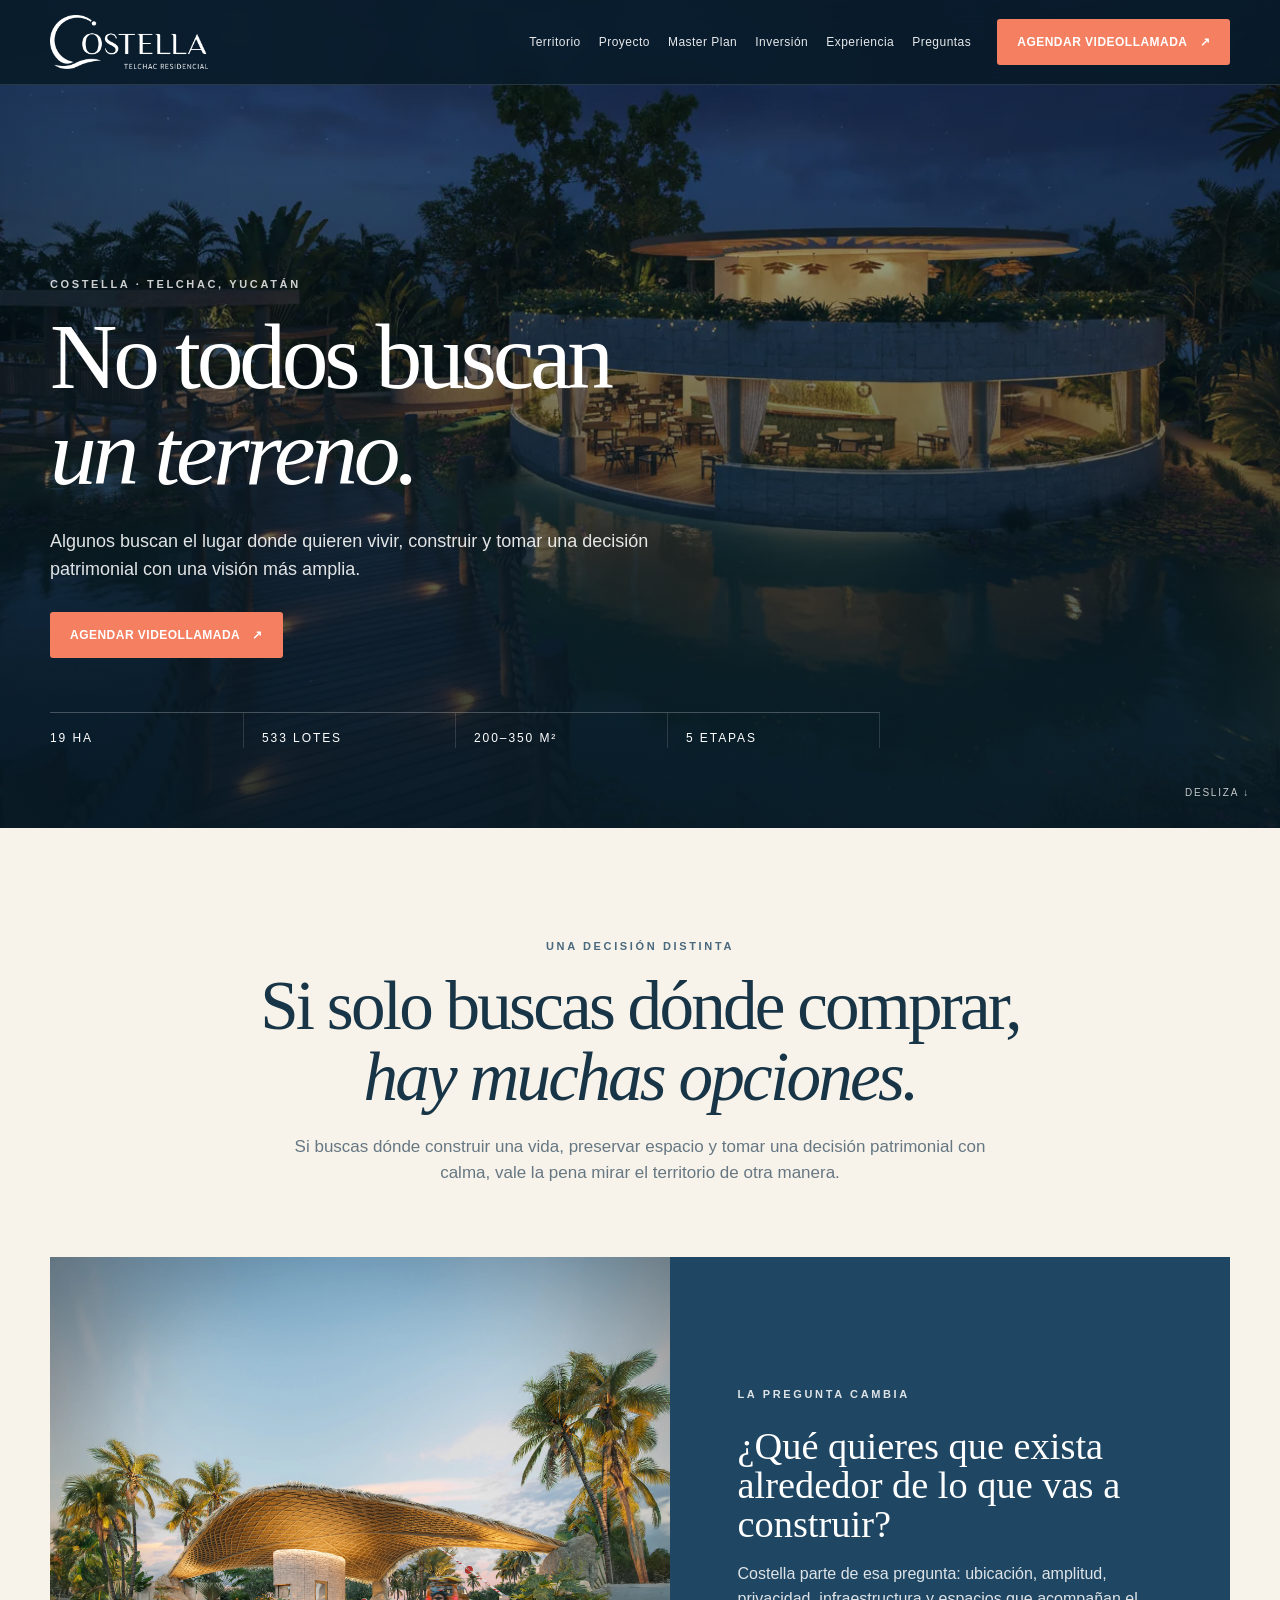
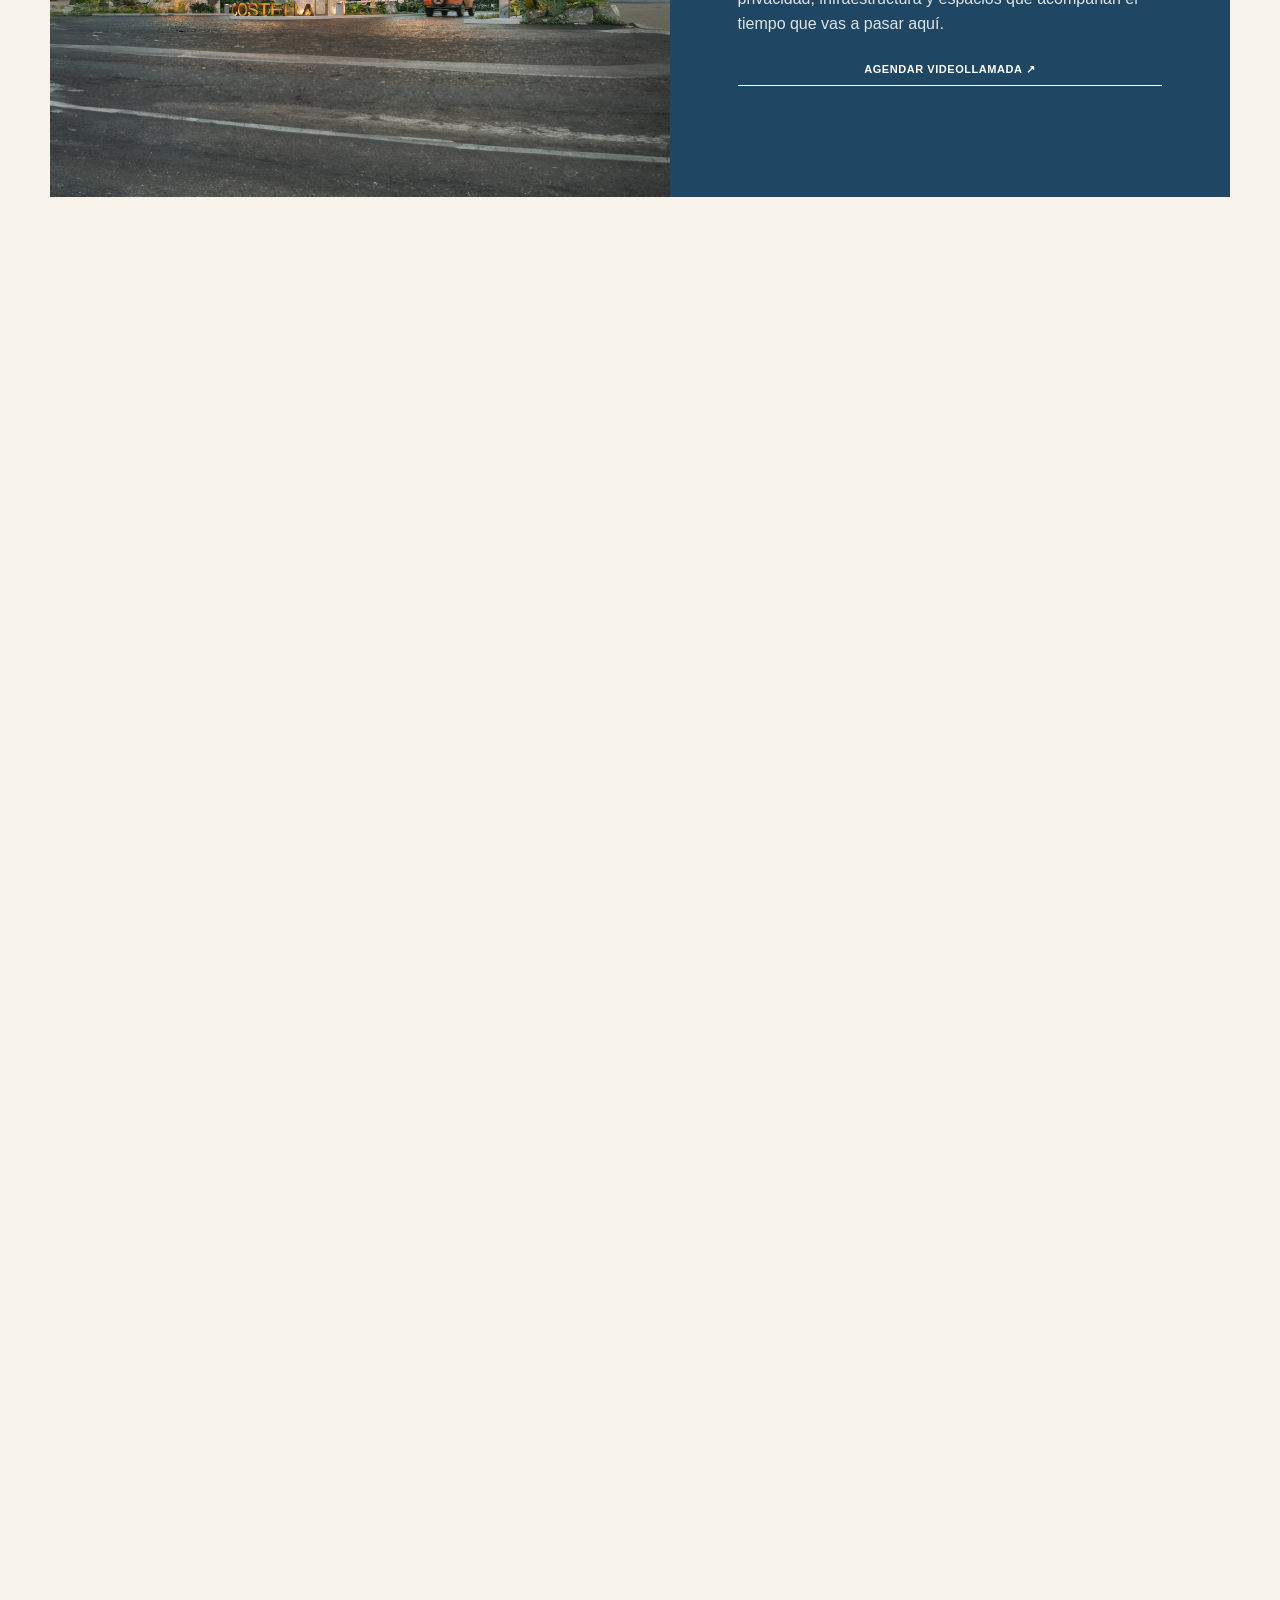
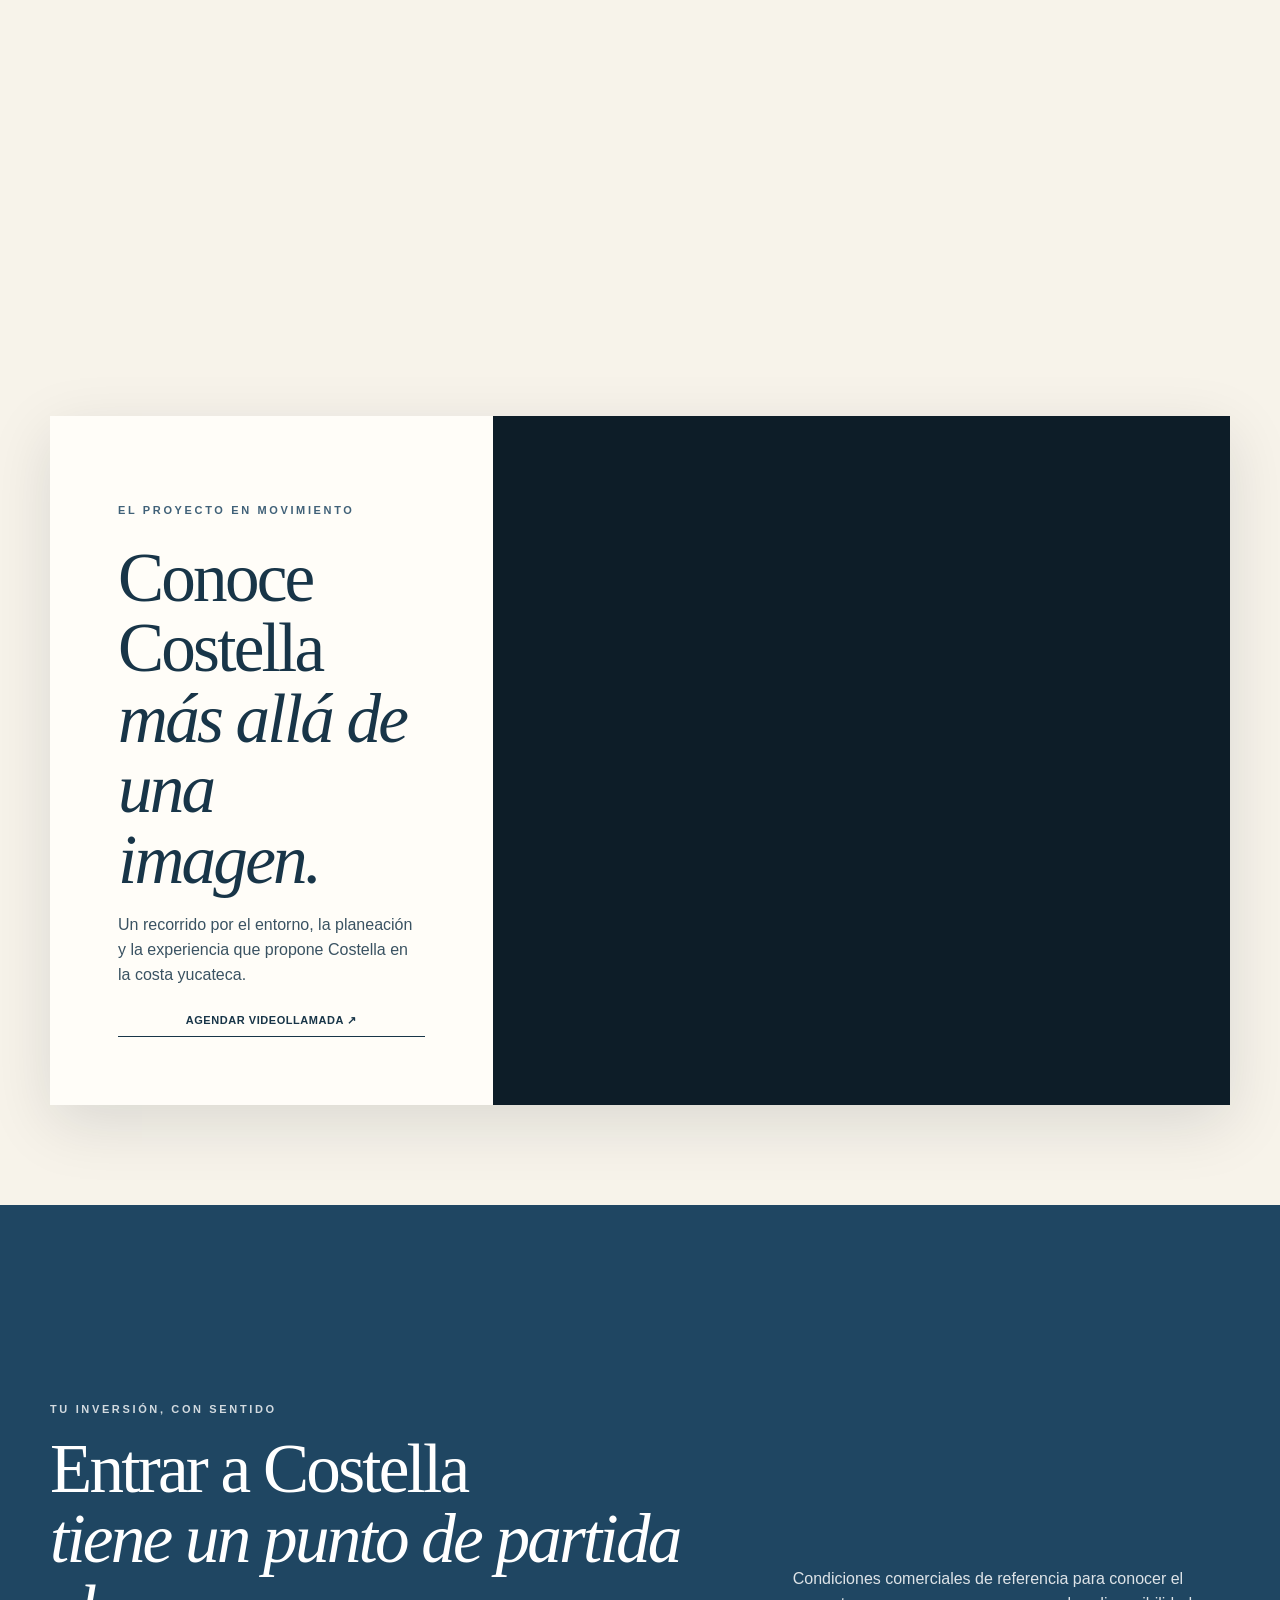
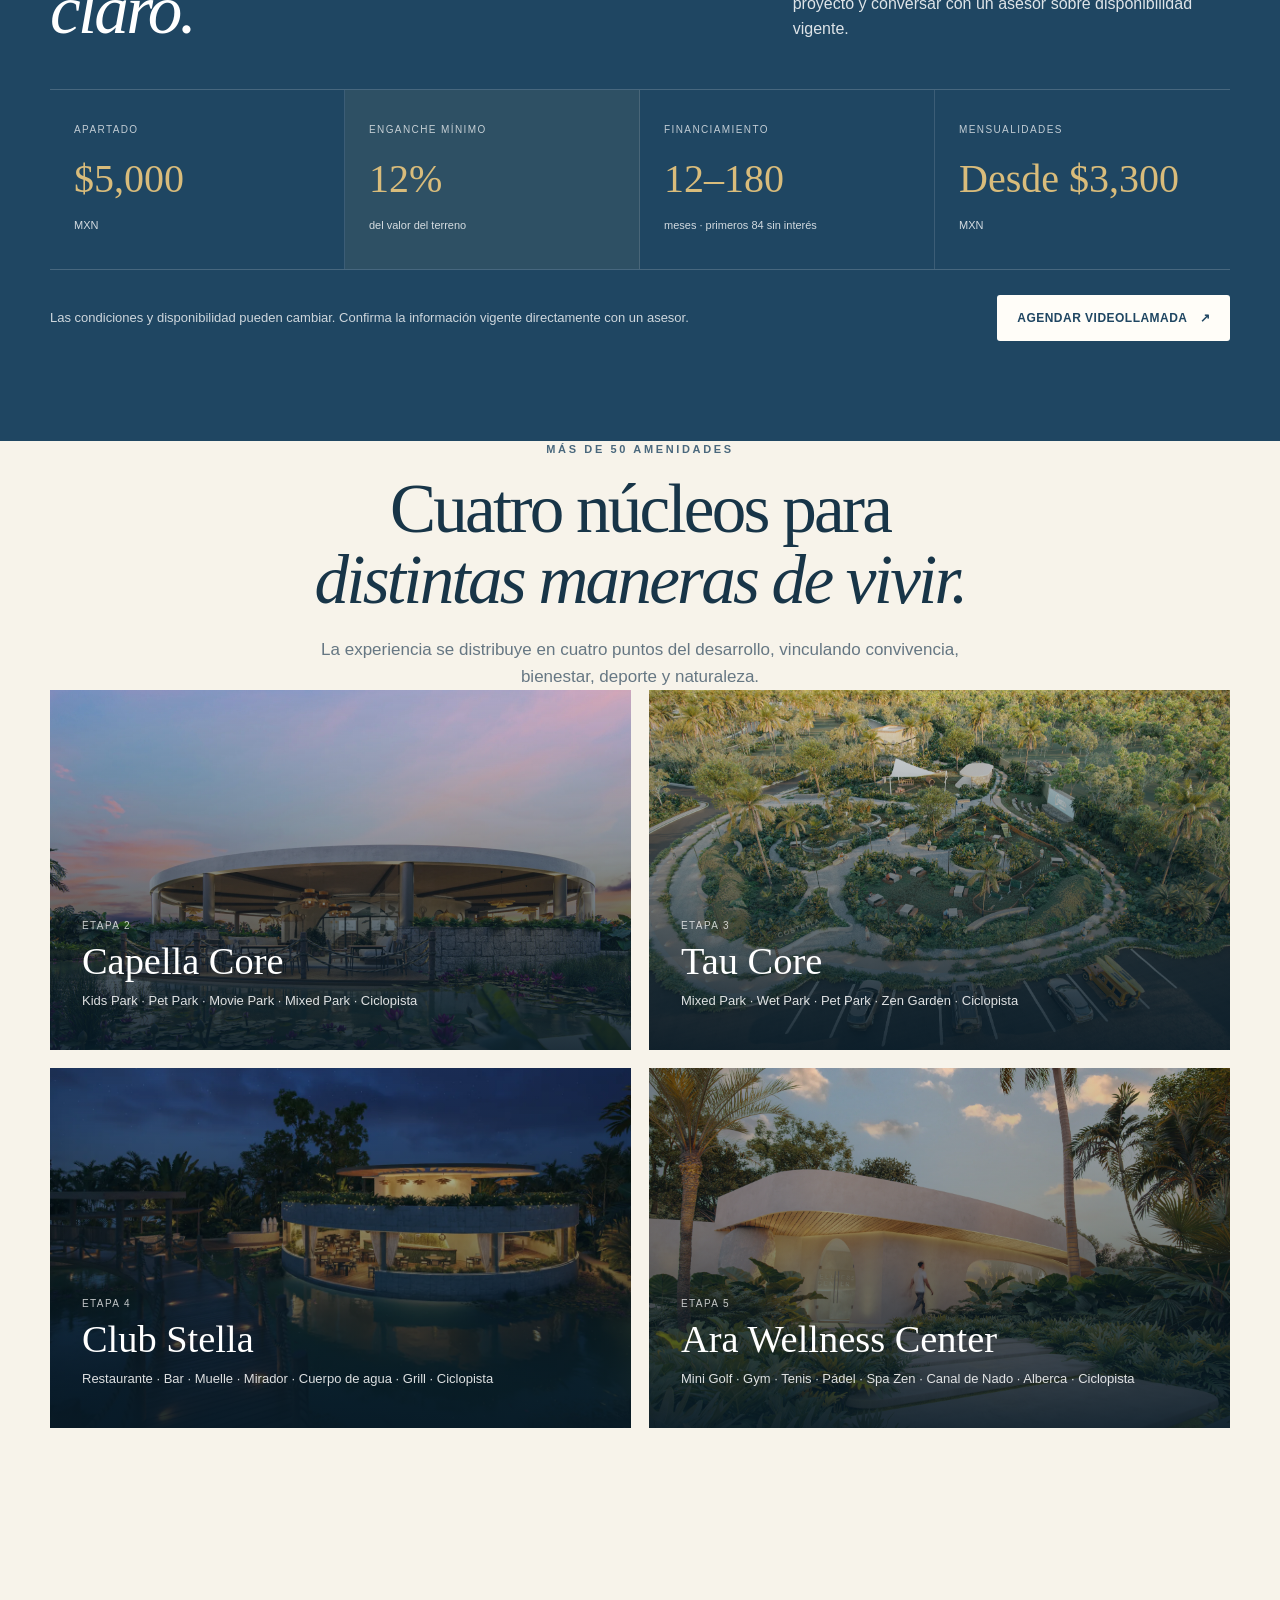
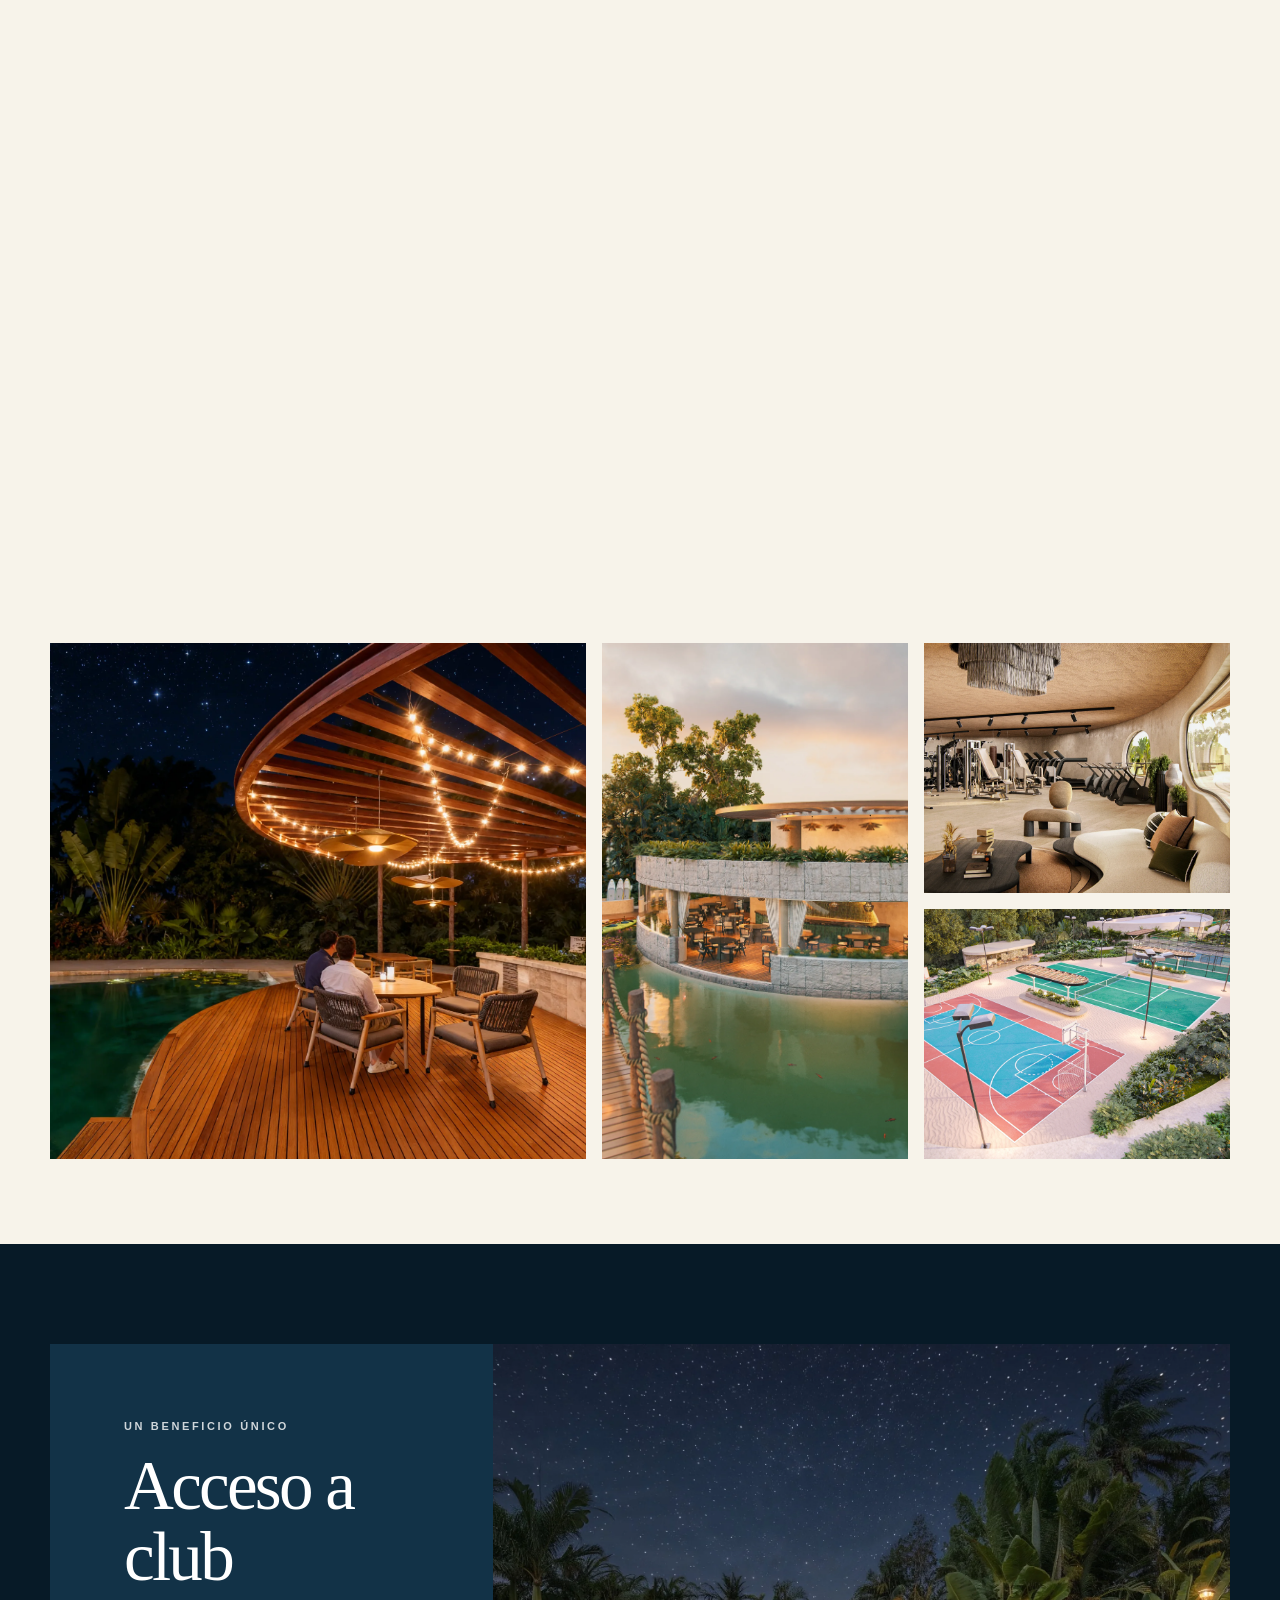
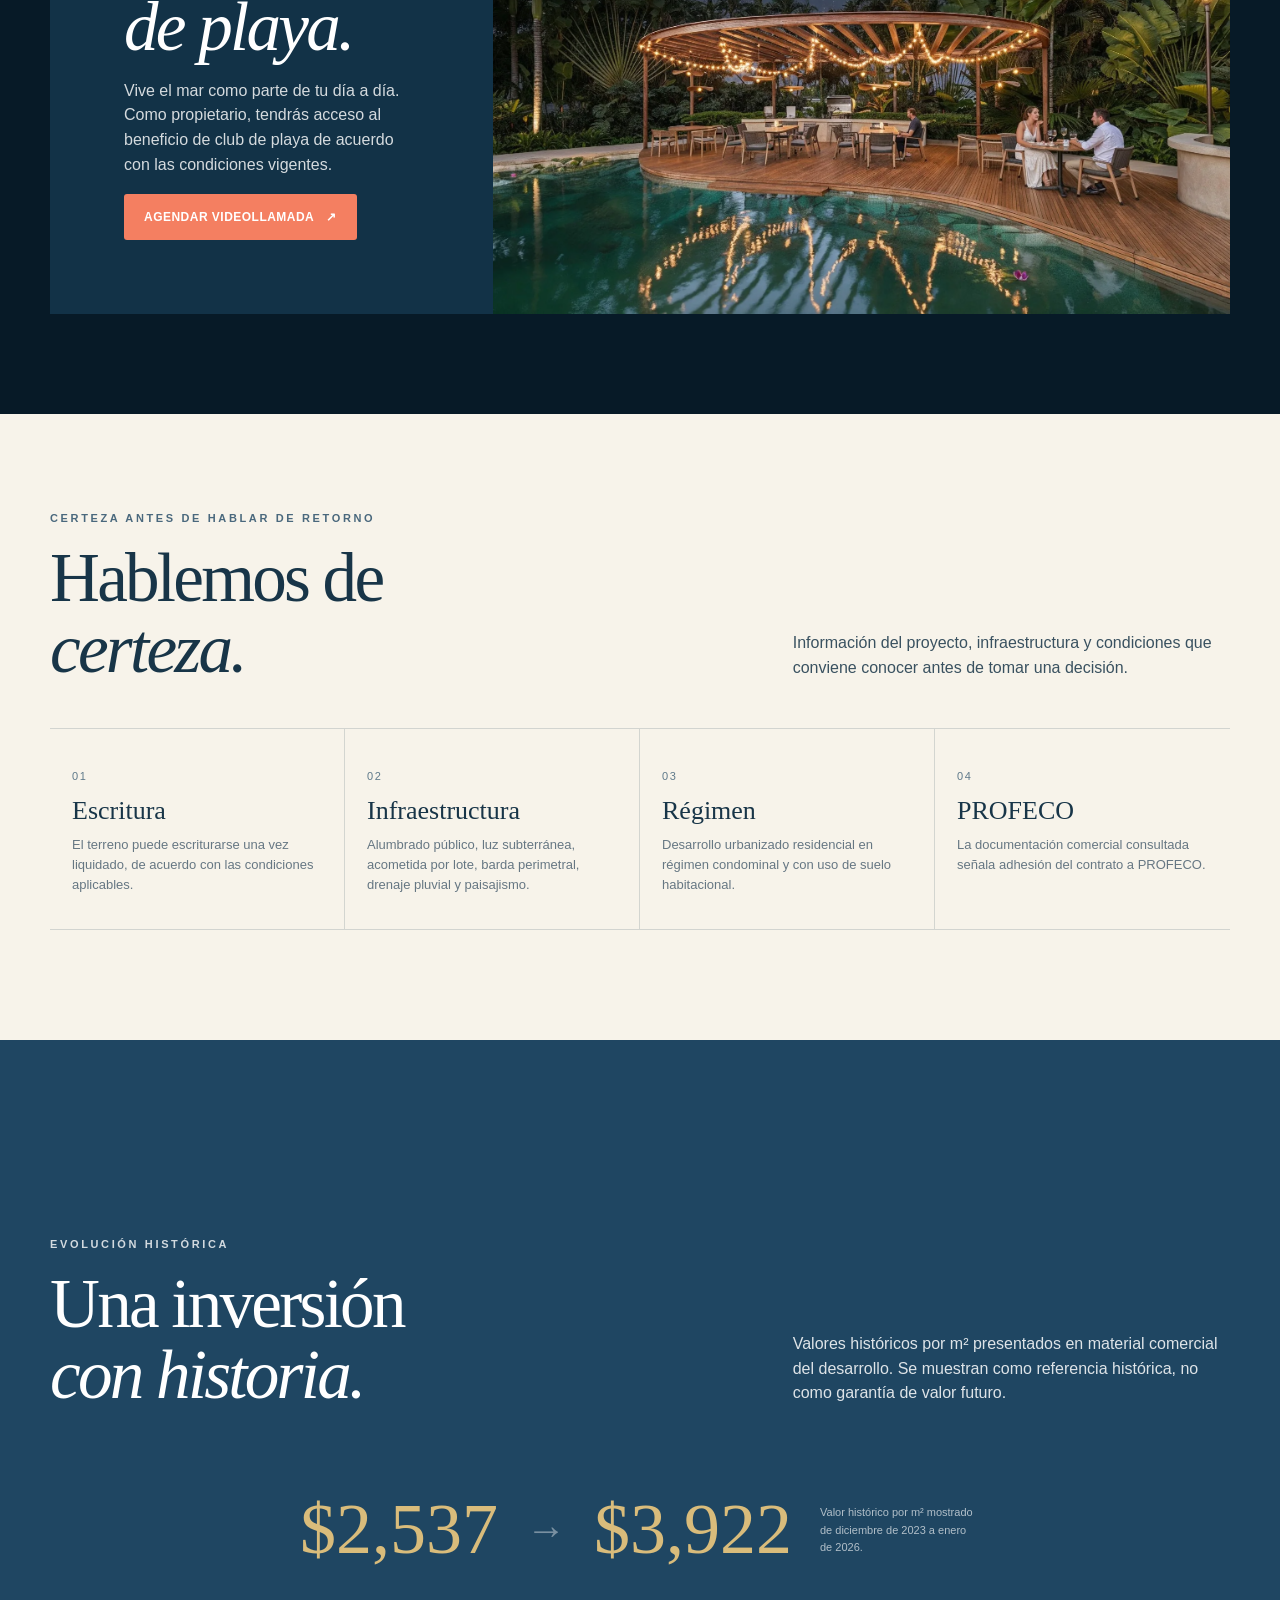
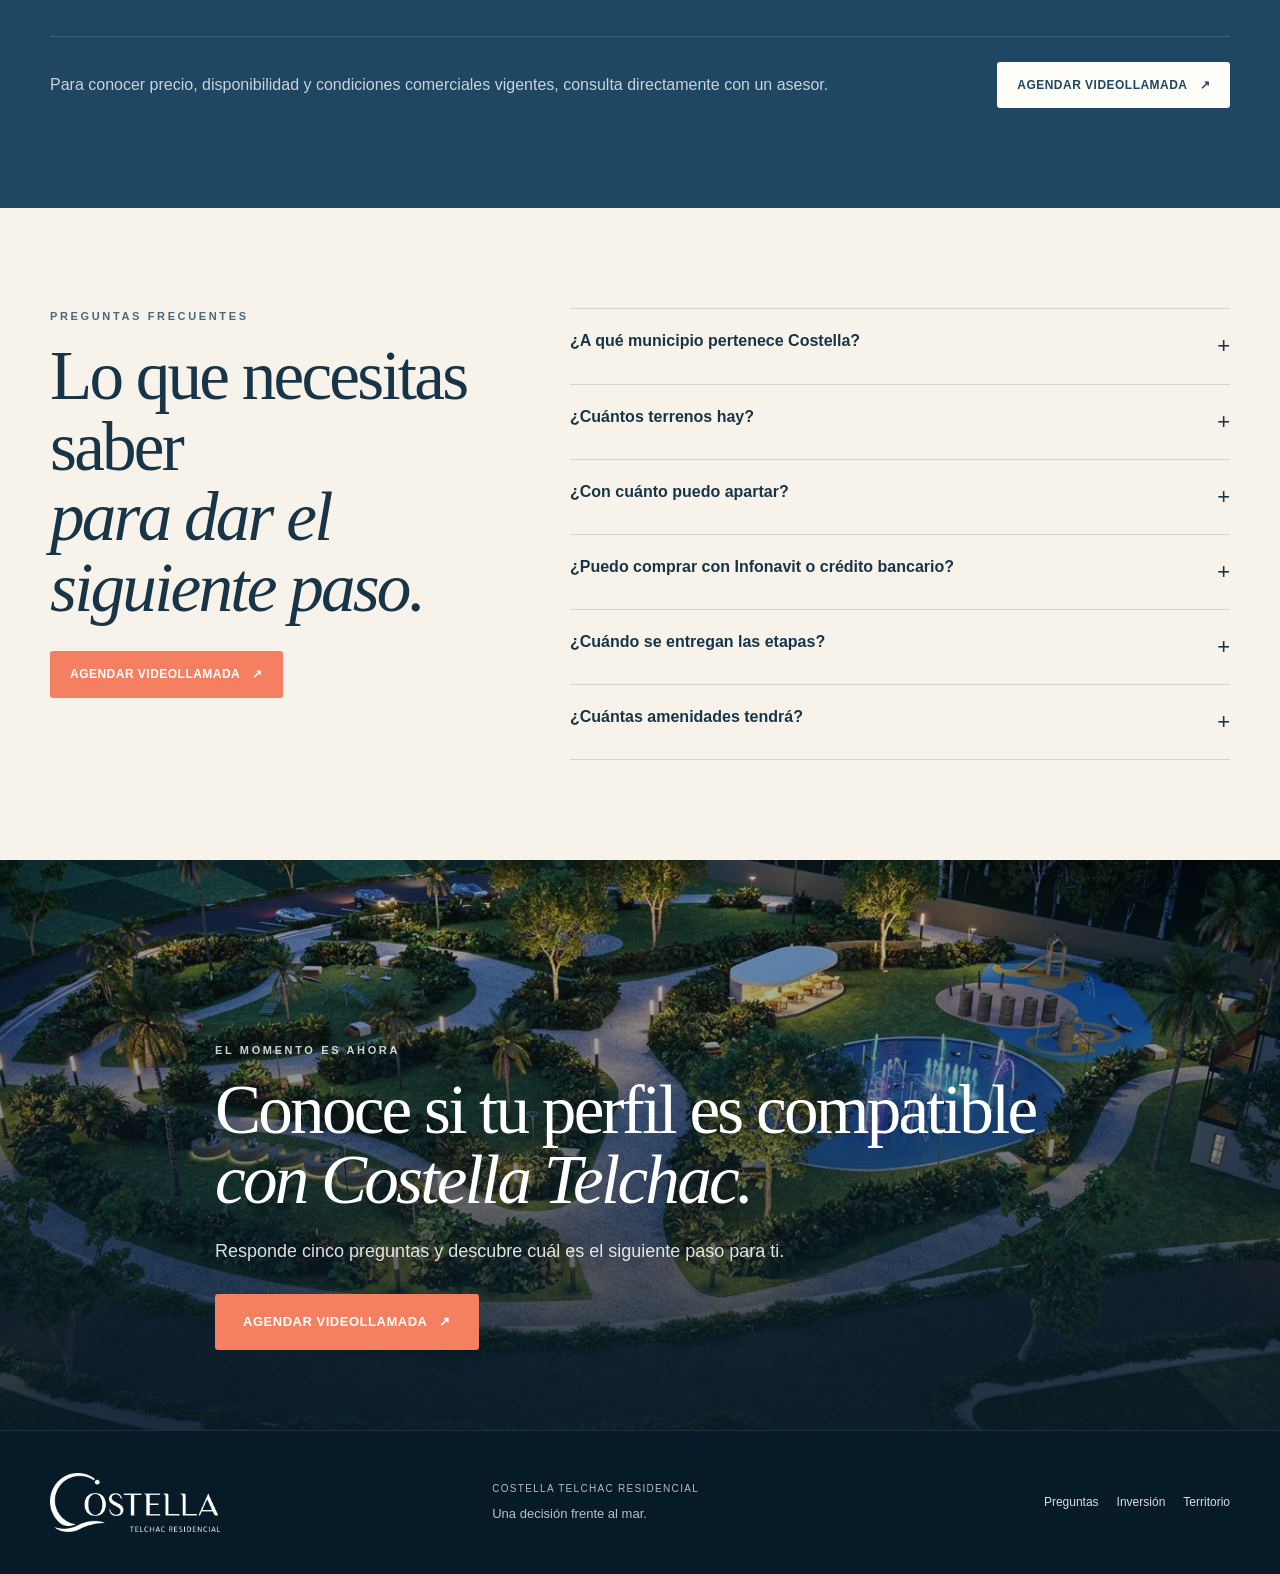
<file: index.html>
<!doctype html>
<html lang="es-MX">
<head>
  <meta charset="utf-8">
  <meta name="viewport" content="width=device-width, initial-scale=1">
  <title>Costella Telchac Residencial · Una decisión frente al mar</title>
  <meta name="description" content="Costella Telchac Residencial: terrenos residenciales en Telchac, Yucatán, con cinco etapas, más de 50 amenidades, financiamiento de hasta 180 meses y acceso a club de playa.">
  <meta name="theme-color" content="#1D3E56">
  <link rel="icon" href="costella-logo-white.png">
  <link rel="stylesheet" href="style.css">
</head>
<body>
  <header class="site-header" id="siteHeader">
    <div class="wrap nav-row">
      <a class="brand" href="#top" aria-label="Costella Telchac Residencial">
        <img src="costella-logo-white.png" alt="Costella Telchac Residencial">
      </a>
      <nav class="nav-links" aria-label="Navegación principal">
        <a href="#territorio">Territorio</a>
        <a href="#proyecto">Proyecto</a>
        <a href="#master">Master Plan</a>
        <a href="#inversion">Inversión</a>
        <a href="#experiencia">Experiencia</a>
        <a href="#preguntas">Preguntas</a>
      </nav>
      <button class="nav-cta js-qualify">Agendar videollamada <span>↗</span></button>
      <button class="menu-toggle" aria-label="Abrir menú" aria-expanded="false"><span></span><span></span></button>
    </div>
  </header>

  <main id="top">
    <section class="hero section-dark reveal">
      <div class="hero-media">
        <img src="night-club-stella-night.webp" alt="Club Stella de noche">
      </div>
      <div class="hero-overlay"></div>
      <div class="wrap hero-content">
        <p class="eyebrow">COSTELLA · TELCHAC, YUCATÁN</p>
        <h1>No todos buscan<br><em>un terreno.</em></h1>
        <p class="hero-copy">Algunos buscan el lugar donde quieren vivir, construir y tomar una decisión patrimonial con una visión más amplia.</p>
        <button class="cta cta-primary js-qualify">Agendar videollamada <span>↗</span></button>
        <div class="hero-meta">
          <span>19 ha</span><span>533 lotes</span><span>200–350 m²</span><span>5 etapas</span>
        </div>
      </div>
      <a class="scroll-note" href="#territorio">Desliza ↓</a>
    </section>

    <section class="manifesto section-cream reveal">
      <div class="wrap narrow center">
        <p class="eyebrow ink">UNA DECISIÓN DISTINTA</p>
        <h2>Si solo buscas dónde comprar,<br><em>hay muchas opciones.</em></h2>
        <p class="lead">Si buscas dónde construir una vida, preservar espacio y tomar una decisión patrimonial con calma, vale la pena mirar el territorio de otra manera.</p>
      </div>
      <div class="wrap intro-split">
        <figure class="photo-frame photo-large"><img src="day-caseta.webp" alt="Entrada de Costella Telchac"></figure>
        <div class="panel-navy copy-panel">
          <p class="eyebrow">LA PREGUNTA CAMBIA</p>
          <h3>¿Qué quieres que exista alrededor de lo que vas a construir?</h3>
          <p>Costella parte de esa pregunta: ubicación, amplitud, privacidad, infraestructura y espacios que acompañan el tiempo que vas a pasar aquí.</p>
          <button class="text-link js-qualify">Agendar videollamada <span>↗</span></button>
        </div>
      </div>
    </section>

    <section id="territorio" class="territory section-navy reveal">
      <div class="wrap section-head light">
        <div><p class="eyebrow">EL TERRITORIO</p><h2>Antes del terreno,<br><em>está el lugar.</em></h2></div>
        <p class="section-copy">Costella se encuentra en Telchac Pueblo, conectado con la costa, la naturaleza y destinos que forman parte de la experiencia de Yucatán.</p>
      </div>
      <div class="wrap plan-card">
        <div class="plan-image"><img src="top-master-plan.webp" alt="Vista aérea y Top Master Plan de Costella"></div>
        <div class="plan-side">
          <p class="eyebrow">COSTELLA TELCHAC RESIDENCIAL</p>
          <div class="distance-grid">
            <div><strong>7 km</strong><small>Muelle Telchac Puerto</small></div>
            <div><strong>13.5 km</strong><small>Reef Club</small></div>
            <div><strong>39 km</strong><small>Chicxulub / Sendero Jurásico</small></div>
            <div><strong>50 km</strong><small>Progreso</small></div>
            <div><strong>70 km</strong><small>Mérida</small></div>
            <div><strong>78.7 km</strong><small>Aeropuerto de Mérida</small></div>
          </div>
          <button class="cta cta-secondary js-qualify">Agendar videollamada <span>↗</span></button>
        </div>
      </div>
    </section>

    <section id="proyecto" class="project section-cream reveal">
      <div class="wrap section-head">
        <div><p class="eyebrow ink">EL PROYECTO</p><h2>Un proyecto que<br><em>deja espacio.</em></h2></div>
        <p class="section-copy">Urbanizado residencial en régimen condominal, con uso habitacional, áreas verdes y una planeación que prioriza amplitud y privacidad.</p>
      </div>
      <div class="wrap stat-row">
        <div><strong>19</strong><span>HECTÁREAS</span></div>
        <div><strong>533</strong><span>LOTES</span></div>
        <div><strong>200–350</strong><span>M² POR LOTE</span></div>
        <div><strong>05</strong><span>ETAPAS</span></div>
      </div>
      <div class="wrap image-text-grid">
        <div class="copy-panel light-panel">
          <p class="eyebrow ink">UNA PLANEACIÓN COMPLETA</p>
          <h3>Un territorio pensado<br>antes de ser ocupado.</h3>
          <p>El proyecto distribuye etapas, espacios comunes, áreas verdes y amenidades para crear una experiencia residencial integral.</p>
          <button class="text-link js-qualify">Agendar videollamada <span>↗</span></button>
        </div>
        <figure class="photo-frame"><img src="day-parque.webp" alt="Área verde y amenidades de Costella"></figure>
      </div>
    </section>

    <section id="master" class="master section-dark reveal">
      <div class="wrap section-head light">
        <div><p class="eyebrow">MASTER PLAN</p><h2>Cinco etapas.<br><em>Un solo territorio.</em></h2></div>
        <p class="section-copy">La distribución integra núcleos de amenidades y lotes residenciales dentro de una visión progresiva del desarrollo.</p>
      </div>
      <div class="wrap master-layout">
        <figure class="master-image"><img src="master-plan.webp" alt="Master Plan detallado de Costella Telchac"></figure>
        <div class="stage-list">
          <article class="stage-card sold"><span>01</span><div><h3>Etapa 1</h3><p>Entrega prevista 2029</p><b>Vendida</b></div></article>
          <article class="stage-card sold"><span>02</span><div><h3>Etapa 2</h3><p>Entrega prevista 2030</p><b>Vendida</b></div></article>
          <article class="stage-card available"><span>03</span><div><h3>Etapa 3</h3><p>Entrega prevista 2031</p><b>Disponible</b></div></article>
          <article class="stage-card soon"><span>04</span><div><h3>Etapa 4</h3><p>Próximamente</p><b>Club Stella</b></div></article>
          <article class="stage-card soon"><span>05</span><div><h3>Etapa 5</h3><p>Próximamente</p><b>Ara Wellness</b></div></article>
          <button class="cta cta-primary js-qualify">Agendar videollamada <span>↗</span></button>
        </div>
      </div>
    </section>

    <section class="video section-cream reveal">
      <div class="wrap video-layout">
        <div class="copy-panel light-panel">
          <p class="eyebrow ink">EL PROYECTO EN MOVIMIENTO</p>
          <h2>Conoce Costella<br><em>más allá de una imagen.</em></h2>
          <p>Un recorrido por el entorno, la planeación y la experiencia que propone Costella en la costa yucateca.</p>
          <button class="text-link js-qualify">Agendar videollamada <span>↗</span></button>
        </div>
        <div class="video-shell">
          <iframe src="https://www.youtube-nocookie.com/embed/GN3wHvDtAbM?rel=0&modestbranding=1" title="Costella Telchac Residencial" loading="lazy" allow="accelerometer; autoplay; clipboard-write; encrypted-media; gyroscope; picture-in-picture; web-share" allowfullscreen></iframe>
        </div>
      </div>
    </section>

    <section id="inversion" class="investment section-navy reveal">
      <div class="wrap section-head light">
        <div><p class="eyebrow">TU INVERSIÓN, CON SENTIDO</p><h2>Entrar a Costella<br><em>tiene un punto de partida claro.</em></h2></div>
        <p class="section-copy">Condiciones comerciales de referencia para conocer el proyecto y conversar con un asesor sobre disponibilidad vigente.</p>
      </div>
      <div class="wrap money-grid">
        <div class="money-card"><span>Apartado</span><strong>$5,000</strong><small>MXN</small></div>
        <div class="money-card featured"><span>Enganche mínimo</span><strong>12%</strong><small>del valor del terreno</small></div>
        <div class="money-card"><span>Financiamiento</span><strong>12–180</strong><small>meses · primeros 84 sin interés</small></div>
        <div class="money-card"><span>Mensualidades</span><strong>Desde $3,300</strong><small>MXN</small></div>
      </div>
      <div class="wrap money-foot"><p>Las condiciones y disponibilidad pueden cambiar. Confirma la información vigente directamente con un asesor.</p><button class="cta cta-secondary js-qualify">Agendar videollamada <span>↗</span></button></div>
    </section>

    <section id="experiencia" class="amenities section-cream reveal">
      <div class="wrap center narrow"><p class="eyebrow ink">MÁS DE 50 AMENIDADES</p><h2>Cuatro núcleos para<br><em>distintas maneras de vivir.</em></h2><p class="lead">La experiencia se distribuye en cuatro puntos del desarrollo, vinculando convivencia, bienestar, deporte y naturaleza.</p></div>
      <div class="wrap amenity-grid">
        <article class="amenity-card"><img src="day-family-club.webp" alt="Capella Core"><div><span>ETAPA 2</span><h3>Capella Core</h3><p>Kids Park · Pet Park · Movie Park · Mixed Park · Ciclopista</p></div></article>
        <article class="amenity-card"><img src="day-parque.webp" alt="Tau Core"><div><span>ETAPA 3</span><h3>Tau Core</h3><p>Mixed Park · Wet Park · Pet Park · Zen Garden · Ciclopista</p></div></article>
        <article class="amenity-card dark"><img src="night-club-stella-night.webp" alt="Club Stella de noche"><div><span>ETAPA 4</span><h3>Club Stella</h3><p>Restaurante · Bar · Muelle · Mirador · Cuerpo de agua · Grill · Ciclopista</p></div></article>
        <article class="amenity-card"><img src="day-wellness.webp" alt="Ara Wellness Center"><div><span>ETAPA 5</span><h3>Ara Wellness Center</h3><p>Mini Golf · Gym · Tenis · Pádel · Spa Zen · Canal de Nado · Alberca · Ciclopista</p></div></article>
      </div>
    </section>

    <section class="night-feature section-dark reveal">
      <div class="night-bg"><img src="night-pool-night.webp" alt="Experiencia nocturna de Club Stella"></div>
      <div class="night-overlay"></div>
      <div class="wrap night-content">
        <p class="eyebrow">CLUB STELLA</p>
        <h2>Cuando el día termina,<br><em>la experiencia continúa.</em></h2>
        <p>Una casa club pensada para la convivencia, el descanso y los momentos que se quedan. Su cuerpo de agua es de aproximadamente 2,330 m².</p>
        <button class="cta cta-primary js-qualify">Agendar videollamada <span>↗</span></button>
      </div>
    </section>

    <section class="club-collage section-cream reveal">
      <div class="wrap collage-grid">
        <figure class="photo-frame wide"><img src="night-deck-night.webp" alt="Experiencia nocturna Club Stella"></figure>
        <figure class="photo-frame tall"><img src="day-restaurant.webp" alt="Restaurante Costella"></figure>
        <figure class="photo-frame"><img src="day-gym.webp" alt="Gimnasio Costella"></figure>
        <figure class="photo-frame"><img src="day-canchas.webp" alt="Canchas deportivas Costella"></figure>
      </div>
    </section>

    <section class="beach section-dark reveal">
      <div class="wrap beach-layout">
        <div class="beach-copy"><p class="eyebrow">UN BENEFICIO ÚNICO</p><h2>Acceso a club<br><em>de playa.</em></h2><p>Vive el mar como parte de tu día a día. Como propietario, tendrás acceso al beneficio de club de playa de acuerdo con las condiciones vigentes.</p><button class="cta cta-primary js-qualify">Agendar videollamada <span>↗</span></button></div>
        <div class="beach-image"><img src="night-grill-night.webp" alt="Experiencia nocturna frente al mar"></div>
      </div>
    </section>

    <section class="certainty section-cream reveal">
      <div class="wrap section-head"><div><p class="eyebrow ink">CERTEZA ANTES DE HABLAR DE RETORNO</p><h2>Hablemos de<br><em>certeza.</em></h2></div><p class="section-copy">Información del proyecto, infraestructura y condiciones que conviene conocer antes de tomar una decisión.</p></div>
      <div class="wrap certainty-grid">
        <article><span>01</span><h3>Escritura</h3><p>El terreno puede escriturarse una vez liquidado, de acuerdo con las condiciones aplicables.</p></article>
        <article><span>02</span><h3>Infraestructura</h3><p>Alumbrado público, luz subterránea, acometida por lote, barda perimetral, drenaje pluvial y paisajismo.</p></article>
        <article><span>03</span><h3>Régimen</h3><p>Desarrollo urbanizado residencial en régimen condominal y con uso de suelo habitacional.</p></article>
        <article><span>04</span><h3>PROFECO</h3><p>La documentación comercial consultada señala adhesión del contrato a PROFECO.</p></article>
      </div>
    </section>

    <section class="history section-navy reveal">
      <div class="wrap section-head light"><div><p class="eyebrow">EVOLUCIÓN HISTÓRICA</p><h2>Una inversión<br><em>con historia.</em></h2></div><p class="section-copy">Valores históricos por m² presentados en material comercial del desarrollo. Se muestran como referencia histórica, no como garantía de valor futuro.</p></div>
      <div class="wrap history-line"><strong>$2,537</strong><span>→</span><strong>$3,922</strong><small>Valor histórico por m² mostrado de diciembre de 2023 a enero de 2026.</small></div>
      <div class="wrap history-note"><p>Para conocer precio, disponibilidad y condiciones comerciales vigentes, consulta directamente con un asesor.</p><button class="cta cta-secondary js-qualify">Agendar videollamada <span>↗</span></button></div>
    </section>

    <section id="preguntas" class="faq section-cream reveal">
      <div class="wrap faq-layout"><div><p class="eyebrow ink">PREGUNTAS FRECUENTES</p><h2>Lo que necesitas saber<br><em>para dar el siguiente paso.</em></h2><button class="cta cta-primary js-qualify">Agendar videollamada <span>↗</span></button></div><div class="accordion">
        <details><summary>¿A qué municipio pertenece Costella?</summary><p>Al municipio de Telchac Pueblo.</p></details>
        <details><summary>¿Cuántos terrenos hay?</summary><p>533 lotes residenciales.</p></details>
        <details><summary>¿Con cuánto puedo apartar?</summary><p>$5,000 MXN, de acuerdo con la documentación comercial consultada.</p></details>
        <details><summary>¿Puedo comprar con Infonavit o crédito bancario?</summary><p>La adquisición se realiza con recursos propios o mediante el financiamiento del proyecto.</p></details>
        <details><summary>¿Cuándo se entregan las etapas?</summary><p>Etapa 1 en 2029, Etapa 2 en 2030 y Etapa 3 en 2031. Etapas 4 y 5 próximamente, sujetas a comercialización.</p></details>
        <details><summary>¿Cuántas amenidades tendrá?</summary><p>Más de 50, distribuidas en Capella Core, Tau Core, Club Stella y Ara Wellness Center.</p></details>
      </div></div>
    </section>

    <section class="final-cta section-dark reveal">
      <div class="final-bg"><img src="night-wellness-night.webp" alt="Costella de noche"></div><div class="final-overlay"></div>
      <div class="wrap final-content"><p class="eyebrow">EL MOMENTO ES AHORA</p><h2>Conoce si tu perfil es compatible<br><em>con Costella Telchac.</em></h2><p>Responde cinco preguntas y descubre cuál es el siguiente paso para ti.</p><button class="cta cta-primary cta-large js-qualify">Agendar videollamada <span>↗</span></button></div>
    </section>
  </main>

  <footer class="footer section-dark"><div class="wrap footer-grid"><img src="costella-logo-white.png" alt="Costella Telchac Residencial" class="footer-logo"><div><span>COSTELLA TELCHAC RESIDENCIAL</span><small>Una decisión frente al mar.</small></div><div><a href="#preguntas">Preguntas</a><a href="#inversion">Inversión</a><a href="#territorio">Territorio</a></div></div></footer>

  <div class="modal" id="qualifyModal" aria-hidden="true">
    <div class="modal-backdrop" data-close></div>
    <div class="modal-card" role="dialog" aria-modal="true" aria-labelledby="qualifyTitle">
      <button class="modal-close" data-close aria-label="Cerrar">×</button>
      <div class="modal-top">
        <div><p class="eyebrow ink">EVALUACIÓN COSTELLA</p><h2 id="qualifyTitle">Conoce si tu perfil es compatible.</h2><p>Son cinco preguntas. Al final sabrás qué sigue.</p></div>
        <div class="progress-wrap"><div class="progress-bar"><span id="progressBar"></span></div><div class="progress-meta"><span id="progressText">Empieza la evaluación</span><span id="stepText">Pregunta 1 de 5</span></div></div>
      </div>
      <form id="qualificationForm" novalidate>
        <section class="q-step active" data-step="1"><span class="q-num">01</span><h3>¿Cuánto puedes destinar hoy al enganche inicial?</h3><p>Tomamos como referencia un enganche inicial alrededor de $80,000 MXN.</p><label><input type="radio" name="q1" value="80k-plus"><span>$80,000 MXN o más</span></label><label><input type="radio" name="q1" value="50-79k"><span>$50,000 a $79,999 MXN</span></label><label><input type="radio" name="q1" value="30-49k"><span>$30,000 a $49,999 MXN</span></label><label><input type="radio" name="q1" value="under-30k"><span>Menos de $30,000 / todavía no lo tengo</span></label></section>
        <section class="q-step" data-step="2"><span class="q-num">02</span><h3>¿Para qué buscas un terreno residencial?</h3><label><input type="radio" name="q2" value="build"><span>Construir mi casa</span></label><label><input type="radio" name="q2" value="invest"><span>Invertir y construir patrimonio</span></label><label><input type="radio" name="q2" value="resell"><span>Comprar para vender después</span></label><label><input type="radio" name="q2" value="explore"><span>Todavía estoy explorando</span></label></section>
        <section class="q-step" data-step="3"><span class="q-num">03</span><h3>¿Qué tan cómodo te resulta un proyecto con entregas progresivas?</h3><label><input type="radio" name="q3" value="2029"><span>2029 me funciona</span></label><label><input type="radio" name="q3" value="2030-plus"><span>Puedo esperar más allá de 2029</span></label><label><input type="radio" name="q3" value="before-2029"><span>Necesito antes de 2029</span></label><label><input type="radio" name="q3" value="unknown"><span>Aún no tengo claro mi horizonte</span></label></section>
        <section class="q-step" data-step="4"><span class="q-num">04</span><h3>¿Cuándo te gustaría tomar una decisión?</h3><label><input type="radio" name="q4" value="30-days"><span>En los próximos 30 días</span></label><label><input type="radio" name="q4" value="1-3-months"><span>En 1 a 3 meses</span></label><label><input type="radio" name="q4" value="3-6-months"><span>En 3 a 6 meses</span></label><label><input type="radio" name="q4" value="later"><span>Más adelante</span></label></section>
        <section class="q-step" data-step="5"><span class="q-num">05</span><h3>¿Qué te gustaría hacer después de conocer Costella?</h3><label><input type="radio" name="q5" value="call"><span>Agenda una videollamada</span></label><label><input type="radio" name="q5" value="conditions"><span>Revisar condiciones comerciales y disponibilidad</span></label><label><input type="radio" name="q5" value="info"><span>Revisar la información antes</span></label><label><input type="radio" name="q5" value="explore"><span>Explorar otros proyectos</span></label></section>
        <div class="form-actions"><button type="button" class="back-btn" id="backBtn">← Atrás</button><button type="button" class="cta cta-primary" id="nextBtn">Continuar <span>→</span></button></div>
        <p class="form-status" id="formStatus"></p>
      </form>
      <section class="result-panel" id="resultPanel" hidden>
        <p class="eyebrow ink">RESULTADO</p><h3 id="resultTitle"></h3><div id="resultBody"></div><div class="result-actions"><a class="cta cta-primary" id="bookingBtn" href="https://calendly.com/somosamco/30min" target="_blank" rel="noopener">Agendar videollamada <span>↗</span></a></div><div class="alt-form" id="altForm" hidden><h4>Cuéntanos qué estás buscando</h4><form id="alternativeForm"><input type="text" name="name" placeholder="Nombre" required><input type="tel" name="whatsapp" placeholder="WhatsApp" required><input type="email" name="email" placeholder="Correo" required><select name="budget" required><option value="">¿Cuánto te gustaría invertir?</option><option>$50,000–$99,999</option><option>$100,000–$199,999</option><option>$200,000–$399,999</option><option>$400,000 o más</option><option>Todavía no lo sé</option></select><textarea name="interest" rows="3" placeholder="¿Qué estás buscando en un proyecto?" required></textarea><button class="cta cta-primary" type="submit">Quiero conocer otro proyecto <span>↗</span></button><p id="altStatus"></p></form></div></section>
    </div>
  </div>

  <script src="config.js"></script>
  <script src="main.js"></script>
</body>
</html>
</file>
<file: style.css>
:root{
  --navy:#1f4662;
  --navy-2:#0f2b3b;
  --deep:#071a27;
  --cream:#f7f3ea;
  --paper:#fffdf8;
  --ink:#183548;
  --muted:#667783;
  --gold:#d9bc7b;
  --coral:#f47f61;
  --coral-dark:#db6e52;
  --line:rgba(24,53,72,.16);
  --white:#fff;
  --shadow:0 18px 60px rgba(7,26,39,.12);
  --radius:18px;
  --max:1180px;
}
*{box-sizing:border-box}
html{scroll-behavior:smooth}
body{margin:0;color:var(--ink);font-family:Arial,Helvetica,sans-serif;background:var(--cream);font-size:16px;line-height:1.55;overflow-x:hidden}
img{display:block;width:100%;height:auto}
button,a{font:inherit}
a{color:inherit;text-decoration:none}
button{border:0;cursor:pointer}
.wrap{width:min(var(--max),calc(100% - 48px));margin:0 auto}
.narrow{max-width:850px}.center{text-align:center}
.section-dark{background:var(--deep);color:var(--white)}
.section-navy{background:var(--navy);color:var(--white)}
.section-cream{background:var(--cream)}
.section-head{display:grid;grid-template-columns:minmax(0,1fr) minmax(300px,.65fr);gap:70px;align-items:end;padding:96px 0 44px}
.section-head.light{color:var(--white)}
.section-copy{max-width:440px;color:inherit;opacity:.85;margin:0 0 4px}
.eyebrow{font-size:11px;letter-spacing:.24em;text-transform:uppercase;font-weight:700;margin:0 0 16px;opacity:.8}
.eyebrow.ink{color:var(--navy)}
h1,h2,h3,h4{font-family:Georgia,'Times New Roman',serif;line-height:1.02;margin:0}
h1{font-size:clamp(54px,7.3vw,104px);letter-spacing:-.045em;font-weight:400}
h2{font-size:clamp(44px,5.4vw,78px);letter-spacing:-.04em;font-weight:400}
h3{font-size:clamp(26px,3vw,42px);font-weight:400}
h4{font-size:24px}
em{font-style:italic;font-weight:400}
.lead{font-size:17px;color:var(--muted);max-width:700px;margin:22px auto 0}
.site-header{position:fixed;top:0;left:0;right:0;z-index:50;background:rgba(7,26,39,.86);backdrop-filter:blur(14px);border-bottom:1px solid rgba(255,255,255,.12);transition:.3s}
.nav-row{height:84px;display:flex;align-items:center;gap:26px}
.brand{flex:0 0 auto}.brand img{width:158px;height:auto}
.nav-links{display:flex;gap:18px;margin-left:auto;align-items:center}.nav-links a{font-size:12px;letter-spacing:.04em;color:#fff;opacity:.9}.nav-links a:hover{opacity:1;color:#f7dac1}
.nav-cta,.cta{display:inline-flex;align-items:center;justify-content:center;gap:12px;padding:14px 20px;border-radius:3px;font-size:12px;letter-spacing:.04em;font-weight:800;text-transform:uppercase;transition:transform .25s,background .25s,box-shadow .25s}
.nav-cta{background:var(--coral);color:#fff;white-space:nowrap}.nav-cta:hover,.cta-primary:hover{transform:translateY(-2px);box-shadow:0 12px 30px rgba(244,127,97,.26);background:var(--coral-dark)}
.cta-primary{background:var(--coral);color:#fff}.cta-secondary{background:var(--paper);color:var(--navy)}
.cta-large{padding:18px 28px;font-size:13px}.text-link{background:none;color:inherit;padding:0;font-weight:800;letter-spacing:.05em;text-transform:uppercase;font-size:11px;border-bottom:1px solid currentColor;padding-bottom:7px}
.menu-toggle{display:none;background:none;color:#fff;width:42px;height:42px;position:relative}.menu-toggle span{position:absolute;left:10px;right:10px;height:2px;background:#fff;transition:.3s}.menu-toggle span:first-child{top:15px}.menu-toggle span:last-child{top:25px}
.hero{min-height:92vh;position:relative;display:flex;align-items:flex-end;overflow:hidden;padding-top:84px}.hero-media,.hero-overlay{position:absolute;inset:0}.hero-media img{height:100%;object-fit:cover;object-position:center}.hero-overlay{background:linear-gradient(180deg,rgba(7,26,39,.22),rgba(7,26,39,.84))}.hero-content{position:relative;z-index:2;padding:110px 0 80px}.hero-content .hero-copy{max-width:650px;font-size:18px;margin:28px 0 28px;color:rgba(255,255,255,.88)}.hero-meta{display:flex;gap:0;margin-top:54px;border-top:1px solid rgba(255,255,255,.24);max-width:830px}.hero-meta span{flex:1;padding:16px 18px 0;font-size:12px;letter-spacing:.16em;text-transform:uppercase;border-right:1px solid rgba(255,255,255,.14)}.hero-meta span:first-child{padding-left:0}.scroll-note{position:absolute;right:30px;bottom:28px;color:#fff;font-size:10px;letter-spacing:.18em;text-transform:uppercase;opacity:.75}
.manifesto{padding:110px 0 0}.manifesto .intro-split{display:grid;grid-template-columns:1.05fr .95fr;margin-top:70px}.photo-frame{margin:0;overflow:hidden}.photo-frame img{height:100%;object-fit:cover}.photo-large{min-height:540px}.copy-panel{padding:68px;display:flex;flex-direction:column;justify-content:center}.panel-navy{background:var(--navy);color:#fff}.copy-panel p{max-width:520px;margin:18px 0 24px;opacity:.85}.copy-panel h3{max-width:650px}
.territory{padding-bottom:100px}.plan-card{display:grid;grid-template-columns:1.7fr .8fr;min-height:560px}.plan-image{overflow:hidden}.plan-image img{height:100%;object-fit:cover}.plan-side{background:#14354b;padding:54px 46px;display:flex;flex-direction:column}.distance-grid{display:grid;grid-template-columns:1fr 1fr;border-top:1px solid rgba(255,255,255,.14);margin-top:18px}.distance-grid div{padding:18px 0;border-bottom:1px solid rgba(255,255,255,.14)}.distance-grid strong{display:block;font-family:Georgia,serif;font-size:30px;color:var(--gold);font-weight:400}.distance-grid small{font-size:10px;text-transform:uppercase;letter-spacing:.08em;opacity:.72}.plan-side .cta{margin-top:auto;width:100%}
.project{padding-bottom:100px}.stat-row{display:grid;grid-template-columns:repeat(4,1fr);border-top:1px solid var(--line);border-bottom:1px solid var(--line);margin-bottom:58px}.stat-row>div{padding:28px 18px;border-right:1px solid var(--line)}.stat-row>div:last-child{border-right:0}.stat-row strong{font-family:Georgia,serif;font-size:52px;font-weight:400;display:block}.stat-row span{font-size:10px;letter-spacing:.18em;text-transform:uppercase;color:var(--muted)}.image-text-grid{display:grid;grid-template-columns:.8fr 1.2fr}.light-panel{background:var(--paper)}.image-text-grid .photo-frame{min-height:490px}
.master{padding-bottom:105px}.master-layout{display:grid;grid-template-columns:1.7fr .8fr;gap:26px}.master-image{margin:0;overflow:hidden;min-height:620px}.master-image img{height:100%;object-fit:cover}.stage-list{display:flex;flex-direction:column;gap:10px}.stage-card{display:grid;grid-template-columns:54px 1fr;gap:14px;padding:18px;border:1px solid rgba(255,255,255,.14);background:rgba(255,255,255,.035);align-items:center}.stage-card>span{font-size:24px;font-family:Georgia,serif;color:var(--gold)}.stage-card h3{font-size:25px;margin-bottom:3px}.stage-card p{margin:0;font-size:12px;opacity:.75}.stage-card b{display:inline-block;margin-top:6px;font-size:10px;letter-spacing:.12em;text-transform:uppercase}.stage-card.available{border-color:rgba(244,127,97,.55)}.stage-list .cta{margin-top:auto}
.video{padding:100px 0}.video-layout{display:grid;grid-template-columns:.75fr 1.25fr;background:var(--paper);box-shadow:var(--shadow)}.video-shell{min-height:530px;background:#0d1d28}.video-shell iframe{width:100%;height:100%;border:0;min-height:530px}
.investment{padding:100px 0}.money-grid{display:grid;grid-template-columns:repeat(4,1fr);border-top:1px solid rgba(255,255,255,.18);border-bottom:1px solid rgba(255,255,255,.18)}.money-card{padding:32px 24px;border-right:1px solid rgba(255,255,255,.13)}.money-card:last-child{border-right:0}.money-card span{display:block;font-size:10px;text-transform:uppercase;letter-spacing:.14em;opacity:.72}.money-card strong{display:block;font-family:Georgia,serif;font-size:40px;font-weight:400;color:var(--gold);margin:10px 0 2px}.money-card small{font-size:11px;opacity:.8}.money-card.featured{background:rgba(217,188,123,.08)}.money-foot{display:flex;justify-content:space-between;align-items:center;gap:24px;padding-top:25px}.money-foot p{margin:0;max-width:650px;opacity:.78;font-size:13px}
.amenities{padding-bottom:110px}.amenity-grid{display:grid;grid-template-columns:1fr 1fr;gap:18px}.amenity-card{position:relative;min-height:360px;overflow:hidden;background:var(--navy);color:#fff}.amenity-card img{position:absolute;inset:0;height:100%;object-fit:cover}.amenity-card:after{content:"";position:absolute;inset:0;background:linear-gradient(180deg,rgba(7,26,39,.08),rgba(7,26,39,.9))}.amenity-card>div{position:relative;z-index:2;padding:32px;margin-top:190px}.amenity-card span{font-size:10px;letter-spacing:.14em;text-transform:uppercase;opacity:.75}.amenity-card h3{margin:5px 0 10px}.amenity-card p{margin:0;max-width:500px;font-size:13px;opacity:.86}
.night-feature{position:relative;min-height:620px;overflow:hidden;display:flex;align-items:flex-end}.night-bg,.night-overlay{position:absolute;inset:0}.night-bg img{height:100%;object-fit:cover}.night-overlay{background:linear-gradient(180deg,rgba(7,26,39,.1),rgba(7,26,39,.88))}.night-content{position:relative;z-index:2;padding:80px 0;max-width:760px}.night-content p:not(.eyebrow){max-width:590px;font-size:18px;opacity:.88;margin:25px 0 28px}
.club-collage{padding:85px 0}.collage-grid{display:grid;grid-template-columns:1.4fr .8fr .8fr;grid-template-rows:250px 250px;gap:16px}.collage-grid figure{margin:0}.collage-grid .wide{grid-row:1/3}.collage-grid .tall{grid-row:1/3}.collage-grid img{height:100%;object-fit:cover}
.beach{padding:100px 0}.beach-layout{display:grid;grid-template-columns:.75fr 1.25fr}.beach-copy{padding:74px;background:#123247}.beach-copy p:not(.eyebrow){max-width:470px;opacity:.82}.beach-image{min-height:540px}.beach-image img{height:100%;object-fit:cover}
.certainty{padding-bottom:110px}.certainty-grid{display:grid;grid-template-columns:repeat(4,1fr);border-top:1px solid var(--line);border-bottom:1px solid var(--line)}.certainty-grid article{padding:34px 22px;border-right:1px solid var(--line)}.certainty-grid article:last-child{border-right:0}.certainty-grid span{font-size:11px;letter-spacing:.14em;color:var(--navy);opacity:.7}.certainty-grid h3{font-size:26px;margin:10px 0}.certainty-grid p{margin:0;color:var(--muted);font-size:13px}
.history{padding:100px 0}.history-line{display:flex;align-items:center;justify-content:center;gap:28px;padding:20px 0 10px}.history-line strong{font-family:Georgia,serif;font-size:72px;font-weight:400;color:var(--gold)}.history-line span{font-size:40px;opacity:.4}.history-line small{display:block;max-width:160px;font-size:11px;opacity:.65}.history-note{display:flex;justify-content:space-between;align-items:center;gap:24px;margin-top:40px;padding-top:25px;border-top:1px solid rgba(255,255,255,.14)}.history-note p{margin:0;opacity:.76}
.faq{padding:100px 0}.faq-layout{display:grid;grid-template-columns:.8fr 1.2fr;gap:80px}.faq-layout>div:first-child{align-self:start}.faq-layout .cta{margin-top:28px}.accordion details{padding:20px 0;border-top:1px solid var(--line)}.accordion details:last-child{border-bottom:1px solid var(--line)}.accordion summary{cursor:pointer;list-style:none;font-weight:700;display:flex;justify-content:space-between;gap:20px}.accordion summary::-webkit-details-marker{display:none}.accordion summary:after{content:"+";font-size:22px;font-weight:400}.accordion details[open] summary:after{content:"–"}.accordion p{margin:12px 0 0;color:var(--muted);max-width:680px}
.final-cta{position:relative;min-height:570px;display:flex;align-items:flex-end;overflow:hidden}.final-bg,.final-overlay{position:absolute;inset:0}.final-bg img{height:100%;object-fit:cover}.final-overlay{background:linear-gradient(180deg,rgba(7,26,39,.18),rgba(7,26,39,.86))}.final-content{position:relative;z-index:2;padding:80px 0;max-width:850px}.final-content p:not(.eyebrow){font-size:18px;opacity:.86;max-width:620px;margin:22px 0 28px}
.footer{padding:42px 0;border-top:1px solid rgba(255,255,255,.1)}.footer-grid{display:grid;grid-template-columns:1fr 1fr .7fr;align-items:center;gap:20px}.footer-logo{width:170px}.footer-grid span,.footer-grid small{display:block}.footer-grid span{font-size:10px;letter-spacing:.13em;opacity:.7}.footer-grid small{font-size:13px;margin-top:8px;opacity:.72}.footer-grid>div:last-child{display:flex;gap:18px;justify-content:flex-end;font-size:12px;opacity:.85}
.reveal{opacity:0;transform:translateY(28px);transition:opacity .8s ease,transform .8s ease}.reveal.is-visible{opacity:1;transform:none}
.modal{position:fixed;inset:0;z-index:100;display:none}.modal.open{display:block}.modal-backdrop{position:absolute;inset:0;background:rgba(4,15,22,.74);backdrop-filter:blur(10px)}.modal-card{position:absolute;top:50%;left:50%;transform:translate(-50%,-50%);width:min(760px,calc(100% - 28px));max-height:min(92vh,820px);overflow:auto;background:var(--paper);color:var(--ink);box-shadow:0 30px 80px rgba(0,0,0,.32);border-radius:8px}.modal-close{position:absolute;right:18px;top:16px;background:none;font-size:30px;color:var(--navy);z-index:3}.modal-top{padding:42px 44px 26px;border-bottom:1px solid var(--line)}.modal-top h2{font-size:44px}.modal-top>div:first-child p:last-child{margin:14px 0 0;color:var(--muted)}.progress-wrap{margin-top:28px}.progress-bar{height:8px;background:#e5e0d6;border-radius:999px;overflow:hidden}.progress-bar span{display:block;height:100%;width:0;background:var(--coral);transition:width .35s ease}.progress-meta{display:flex;justify-content:space-between;margin-top:8px;font-size:11px;text-transform:uppercase;letter-spacing:.08em;color:#74838d}.q-step{display:none;padding:36px 44px}.q-step.active{display:block}.q-num{display:inline-block;color:var(--coral);font-size:11px;letter-spacing:.16em;font-weight:800;margin-bottom:10px}.q-step h3{font-size:34px}.q-step p{color:var(--muted);max-width:620px}.q-step label{display:flex;align-items:center;gap:13px;border:1px solid #ddd8cf;padding:15px 16px;margin-top:10px;border-radius:4px;cursor:pointer;background:#fff;transition:.2s}.q-step label:hover{border-color:#c8a86e;transform:translateY(-1px)}.q-step input{accent-color:var(--coral);width:18px;height:18px}.form-actions{display:flex;justify-content:space-between;align-items:center;gap:20px;padding:0 44px 34px}.back-btn{background:none;color:var(--navy);font-size:12px;text-transform:uppercase;letter-spacing:.08em;font-weight:800}.form-status{padding:0 44px 24px;color:#b84f38;min-height:24px}.result-panel{padding:42px 44px 50px}.result-panel[hidden]{display:none}.result-panel h3{font-size:44px;max-width:620px}.result-panel>div{margin:18px 0}.urgency{background:#fff0eb;padding:12px 14px;border-left:3px solid var(--coral);font-size:13px}.result-actions{display:flex;gap:12px;flex-wrap:wrap}.alt-form[hidden]{display:none}.alt-form{margin-top:34px;padding-top:28px;border-top:1px solid var(--line)}.alt-form form{display:grid;gap:10px}.alt-form input,.alt-form select,.alt-form textarea{width:100%;border:1px solid #dcd6ca;padding:13px 14px;background:#fff;border-radius:4px;color:var(--ink)}.alt-form button{width:max-content}.alt-form p{min-height:20px;color:#4c6d57;font-size:12px}
@media (max-width:1050px){.nav-links{display:none}.menu-toggle{display:block;margin-left:auto}.nav-cta{display:none}.intro-split,.plan-card,.image-text-grid,.master-layout,.video-layout,.beach-layout,.faq-layout{grid-template-columns:1fr}.master-image,.video-shell{min-height:460px}.money-grid{grid-template-columns:1fr 1fr}.amenity-grid{grid-template-columns:1fr}.certainty-grid{grid-template-columns:1fr 1fr}.collage-grid{grid-template-columns:1fr 1fr;grid-template-rows:300px 300px}.collage-grid .wide,.collage-grid .tall{grid-row:auto}.hero-content{padding-bottom:70px}}
@media (max-width:700px){body{font-size:15px}.wrap{width:min(var(--max),calc(100% - 30px))}.nav-row{height:72px}.brand img{width:132px}.hero{min-height:80vh}.hero-content{padding:82px 0 55px}.hero-content .hero-copy{font-size:16px}.hero-meta{display:grid;grid-template-columns:1fr 1fr}.hero-meta span{border-bottom:1px solid rgba(255,255,255,.12)}.section-head{grid-template-columns:1fr;gap:24px;padding:72px 0 34px}.manifesto{padding-top:78px}.photo-large,.image-text-grid .photo-frame{min-height:320px}.copy-panel{padding:34px}.distance-grid strong{font-size:24px}.money-grid{grid-template-columns:1fr 1fr}.money-card{padding:22px 15px}.money-card strong{font-size:30px}.money-foot,.history-note{flex-direction:column;align-items:flex-start}.collage-grid{grid-template-columns:1fr;grid-template-rows:280px 240px 240px 240px}.collage-grid .wide,.collage-grid .tall{grid-row:auto}.certainty-grid{grid-template-columns:1fr}.certainty-grid article{border-right:0;border-bottom:1px solid var(--line)}.certainty-grid article:last-child{border-bottom:0}.history-line{justify-content:flex-start;flex-wrap:wrap}.history-line strong{font-size:54px}.footer-grid{grid-template-columns:1fr}.footer-grid>div:last-child{justify-content:flex-start}.modal-top,.q-step,.result-panel{padding-left:22px;padding-right:22px}.form-actions{padding-left:22px;padding-right:22px}.form-status{padding-left:22px;padding-right:22px}.modal-top h2,.result-panel h3{font-size:34px}.q-step h3{font-size:28px}}

@media (max-width:1050px){.nav-links.mobile-open{display:flex;position:absolute;top:84px;left:0;right:0;background:rgba(7,26,39,.98);padding:18px 24px;flex-direction:column;align-items:flex-start;gap:14px;border-bottom:1px solid rgba(255,255,255,.12)}}
</file>
